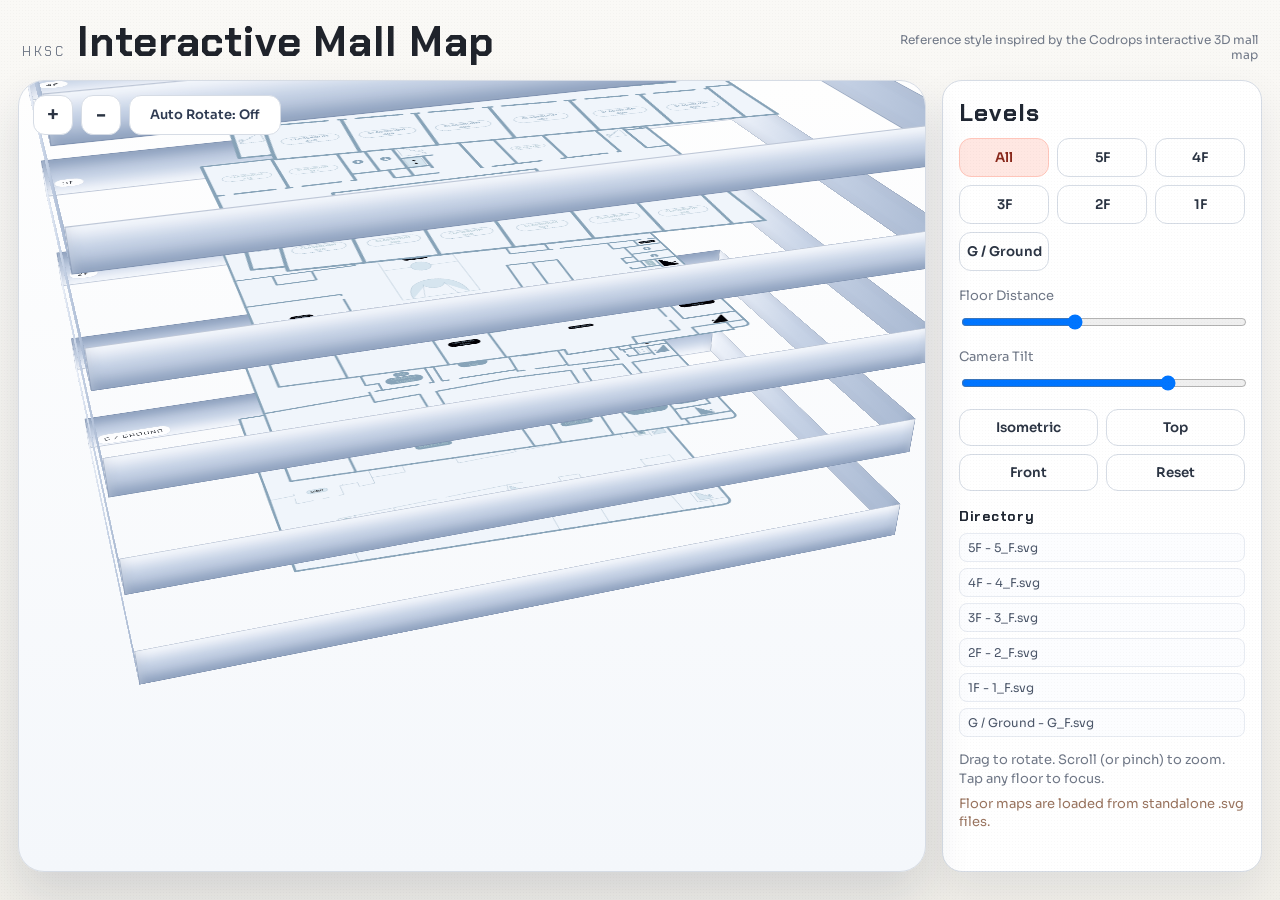
<file: index.html>
<!doctype html>
<html lang="en">
  <head>
    <meta charset="UTF-8" />
    <meta name="viewport" content="width=device-width, initial-scale=1.0" />
    <title>HKSC Interactive 3D Map</title>
    <link rel="preconnect" href="https://fonts.googleapis.com" />
    <link rel="preconnect" href="https://fonts.gstatic.com" crossorigin />
    <link
      href="https://fonts.googleapis.com/css2?family=Chakra+Petch:wght@400;500;600;700&family=Sora:wght@400;600;700;800&display=swap"
      rel="stylesheet"
    />
    <link rel="stylesheet" href="styles.css" />
  </head>
  <body>
    <div class="grain" aria-hidden="true"></div>

    <header class="topbar">
      <div class="brand">
        <span class="brand-mark">HKSC</span>
        <h1>Interactive Mall Map</h1>
      </div>
      <p class="top-note">Reference style inspired by the Codrops interactive 3D mall map</p>
    </header>

    <main class="layout">
      <section class="viewer-wrap">
        <div id="viewer" class="viewer" aria-label="3D floor map viewer">
          <div id="scene" class="scene">
            <div id="stack" class="stack"></div>
          </div>
        </div>

        <div class="viewer-toolbar" aria-label="Map controls">
          <button id="zoomInBtn" class="tool-btn" type="button" title="Zoom in">+</button>
          <button id="zoomOutBtn" class="tool-btn" type="button" title="Zoom out">-</button>
          <button id="autoRotateBtn" class="tool-btn wide" type="button" aria-pressed="false">Auto Rotate: Off</button>
        </div>
      </section>

      <aside class="panel">
        <h2>Levels</h2>
        <div id="floorButtons" class="floor-buttons"></div>

        <label class="control-label" for="spacingRange">Floor Distance</label>
        <input id="spacingRange" type="range" min="30" max="260" step="5" value="120" />

        <label class="control-label" for="tiltRange">Camera Tilt</label>
        <input id="tiltRange" type="range" min="10" max="75" step="1" value="58" />

        <div class="button-row">
          <button id="viewIso" class="tiny-btn" type="button">Isometric</button>
          <button id="viewTop" class="tiny-btn" type="button">Top</button>
          <button id="viewFront" class="tiny-btn" type="button">Front</button>
          <button id="resetView" class="tiny-btn" type="button">Reset</button>
        </div>

        <h3>Directory</h3>
        <ul id="directoryList" class="directory-list"></ul>

        <p class="hint">
          Drag to rotate. Scroll (or pinch) to zoom. Tap any floor to focus.
          <span class="server-tip">Floor maps are loaded from standalone .svg files.</span>
        </p>
      </aside>
    </main>
<script src="app.js" defer></script>
  </body>
</html>
</file>
<file: styles.css>
:root {
  --bg: #f6f5f2;
  --paper: #ffffff;
  --ink: #1f232b;
  --muted: #707887;
  --line: #d6dce5;
  --accent: #ff5f45;
  --accent-soft: #ffe7e2;
  --blue: #4d86ff;
  --floor-thickness: 46px;
}

* {
  box-sizing: border-box;
}

html,
body {
  margin: 0;
  min-height: 100%;
}

body {
  font-family: "Sora", "Segoe UI", sans-serif;
  color: var(--ink);
  background: linear-gradient(180deg, #faf9f6 0%, #f1efe9 100%);
  overflow: hidden;
}

.grain {
  position: fixed;
  inset: 0;
  pointer-events: none;
  opacity: 0.33;
  background-image: radial-gradient(rgba(0, 0, 0, 0.07) 0.65px, transparent 0.65px);
  background-size: 3px 3px;
}

.topbar {
  position: relative;
  z-index: 3;
  display: flex;
  justify-content: space-between;
  align-items: flex-end;
  padding: 22px 22px 10px;
}

.brand {
  display: flex;
  align-items: baseline;
  gap: 12px;
}

.brand-mark {
  font-family: "Chakra Petch", sans-serif;
  font-size: 13px;
  letter-spacing: 0.2em;
  color: var(--muted);
}

h1 {
  margin: 0;
  font-family: "Chakra Petch", sans-serif;
  font-size: clamp(24px, 4vw, 42px);
  line-height: 0.95;
  letter-spacing: 0.02em;
}

.top-note {
  margin: 0;
  color: var(--muted);
  max-width: 380px;
  font-size: 12px;
  text-align: right;
}

.layout {
  display: grid;
  grid-template-columns: 1fr 320px;
  gap: 16px;
  width: 100%;
  height: calc(100vh - 82px);
  padding: 8px 18px 18px;
}

.panel {
  background: var(--paper);
  border: 1px solid var(--line);
  border-radius: 20px;
  padding: 16px;
  box-shadow: 0 18px 40px rgba(10, 31, 68, 0.08);
  overflow: auto;
}

.panel h2,
.panel h3 {
  margin-top: 0;
  margin-bottom: 10px;
  font-family: "Chakra Petch", sans-serif;
  letter-spacing: 0.05em;
  color: #202733;
}

.panel h3 {
  margin-top: 16px;
  margin-bottom: 8px;
  font-size: 14px;
}

.floor-buttons {
  display: grid;
  grid-template-columns: repeat(3, minmax(0, 1fr));
  gap: 8px;
  margin-bottom: 16px;
}

.floor-btn,
.tool-btn,
.tiny-btn {
  appearance: none;
  border: 1px solid var(--line);
  color: #2b3443;
  background: #fff;
  border-radius: 12px;
  cursor: pointer;
  font-family: "Sora", sans-serif;
  font-weight: 600;
  transition: transform 0.18s ease, border-color 0.18s ease, background 0.18s ease, color 0.18s ease;
}

.floor-btn {
  padding: 10px 0;
}

.floor-btn:hover,
.tool-btn:hover,
.tiny-btn:hover {
  transform: translateY(-1px);
  border-color: #b5c3da;
  background: #f8faff;
}

.floor-btn.active {
  background: var(--accent-soft);
  border-color: #ffc5ba;
  color: #89281b;
}

.control-label {
  display: block;
  margin: 8px 0 8px;
  color: var(--muted);
  font-size: 13px;
}

input[type="range"] {
  width: 100%;
  margin-bottom: 10px;
  accent-color: var(--accent-2);
}

.button-row {
  margin-top: 8px;
  display: grid;
  grid-template-columns: repeat(2, minmax(0, 1fr));
  gap: 8px;
}

.tiny-btn {
  padding: 9px 8px;
}

.hint {
  margin: 14px 0 0;
  line-height: 1.45;
  color: var(--muted);
  font-size: 13px;
}

.server-tip {
  display: block;
  margin-top: 6px;
  color: #99745f;
}

.viewer-wrap {
  position: relative;
  border-radius: 26px;
  border: 1px solid var(--line);
  overflow: hidden;
  background: linear-gradient(180deg, #fefefe 0%, #f4f7fb 100%);
  box-shadow: 0 24px 46px rgba(26, 46, 78, 0.14);
}

.viewer {
  width: 100%;
  height: 100%;
  perspective: 1500px;
  touch-action: none;
}

.scene {
  width: 100%;
  height: 100%;
  position: relative;
  transform-style: preserve-3d;
}

.stack {
  position: absolute;
  inset: 0;
  transform-style: preserve-3d;
  transform: translateZ(var(--zoom, -420px)) rotateX(var(--rx, 58deg)) rotateZ(var(--rz, -18deg));
  transition: transform 0.45s cubic-bezier(0.23, 1, 0.32, 1);
}

.stack.flat-zoom {
  transform-style: flat;
  transform: scale(var(--flat-scale, 1));
  transform-origin: center;
}

.floor {
  position: absolute;
  top: 50%;
  left: 50%;
  width: min(72vw, 980px);
  max-width: 980px;
  aspect-ratio: 16 / 9;
  transform-style: preserve-3d;
  transform: translate3d(-50%, -50%, 0);
  transition: transform 0.45s ease, opacity 0.3s ease;
  opacity: 0.88;
}

.floor.active {
  opacity: 1;
}

.floor.muted {
  opacity: 0.2;
}

.floor-shell {
  position: relative;
  width: 100%;
  height: 100%;
  border-radius: 12px;
  border: none;
  background: transparent;
  overflow: visible;
  transform-style: preserve-3d;
}

.floor-prism {
  position: absolute;
  inset: 0;
  transform-style: preserve-3d;
}

.floor-face {
  position: absolute;
  inset: 0;
  border-radius: 12px;
  overflow: hidden;
}

.floor-top {
  transform: translateZ(calc(var(--floor-thickness) / 2));
  border: none;
  background: transparent;
  box-shadow: none;
}

.floor-bottom {
  transform: translateZ(calc(var(--floor-thickness) / -2));
  border: none;
  background: transparent;
}

.floor-shell svg {
  width: 100%;
  height: 100%;
  display: block;
  shape-rendering: geometricPrecision;
  text-rendering: geometricPrecision;
  image-rendering: optimizeQuality;
}

.floor-wall {
  position: absolute;
  background: linear-gradient(180deg, #f0f4fb 0%, #c7d3e6 46%, #a9b9d2 100%);
  box-shadow:
    inset 0 0 0 1px rgba(88, 110, 145, 0.34),
    inset 0 8px 12px rgba(255, 255, 255, 0.35),
    inset 0 -10px 14px rgba(72, 96, 136, 0.28);
}

.stack.flat-zoom .floor-wall,
.stack.flat-zoom .floor-bottom {
  display: none;
}

.stack.flat-zoom .floor-top {
  transform: none;
}

.wall-front,
.wall-back {
  left: 0;
  width: 100%;
  height: var(--floor-thickness);
}

.wall-front {
  bottom: 0;
  transform-origin: bottom;
  transform: rotateX(-90deg) translateY(calc(var(--floor-thickness) / 2));
}

.wall-back {
  top: 0;
  transform-origin: top;
  transform: rotateX(90deg) translateY(calc(var(--floor-thickness) / -2));
}

.wall-left,
.wall-right {
  top: 0;
  width: var(--floor-thickness);
  height: 100%;
}

.wall-left {
  left: 0;
  transform-origin: left;
  transform: rotateY(90deg) translateX(calc(var(--floor-thickness) / -2));
}

.wall-right {
  right: 0;
  transform-origin: right;
  transform: rotateY(-90deg) translateX(calc(var(--floor-thickness) / 2));
}

.floor-label {
  position: absolute;
  top: 10px;
  left: 10px;
  padding: 4px 9px;
  border-radius: 999px;
  background: rgba(255, 255, 255, 0.92);
  border: 1px solid #d5dce8;
  font-family: "Chakra Petch", sans-serif;
  font-size: 12px;
  letter-spacing: 0.08em;
  text-transform: uppercase;
}

.viewer-toolbar {
  position: absolute;
  top: 14px;
  left: 14px;
  display: flex;
  gap: 8px;
  z-index: 6;
}

.tool-btn {
  min-width: 40px;
  height: 40px;
  font-size: 20px;
  line-height: 1;
  padding: 0 10px;
}

.tool-btn.wide {
  min-width: 152px;
  font-size: 13px;
  color: #2f3b52;
}

.tool-btn[aria-pressed="true"] {
  background: #e8f0ff;
  border-color: #b5ccff;
  color: #234a9b;
}

.directory-list {
  list-style: none;
  margin: 0;
  padding: 0;
  display: grid;
  gap: 6px;
}

.directory-list li {
  font-size: 12px;
  color: #4a5568;
  padding: 6px 8px;
  border-radius: 8px;
  border: 1px solid #e7ebf2;
  background: #fcfdff;
}

@media (max-width: 980px) {
  body {
    overflow: auto;
  }

  .topbar {
    display: block;
  }

  .top-note {
    max-width: none;
    text-align: left;
    margin-top: 8px;
  }

  .layout {
    grid-template-columns: 1fr;
    height: auto;
    min-height: 100vh;
  }

  .panel {
    max-height: none;
    order: 2;
  }

  .viewer-wrap {
    min-height: 68vh;
    order: 1;
  }

  .floor {
    width: min(90vw, 920px);
  }
}
</file>
